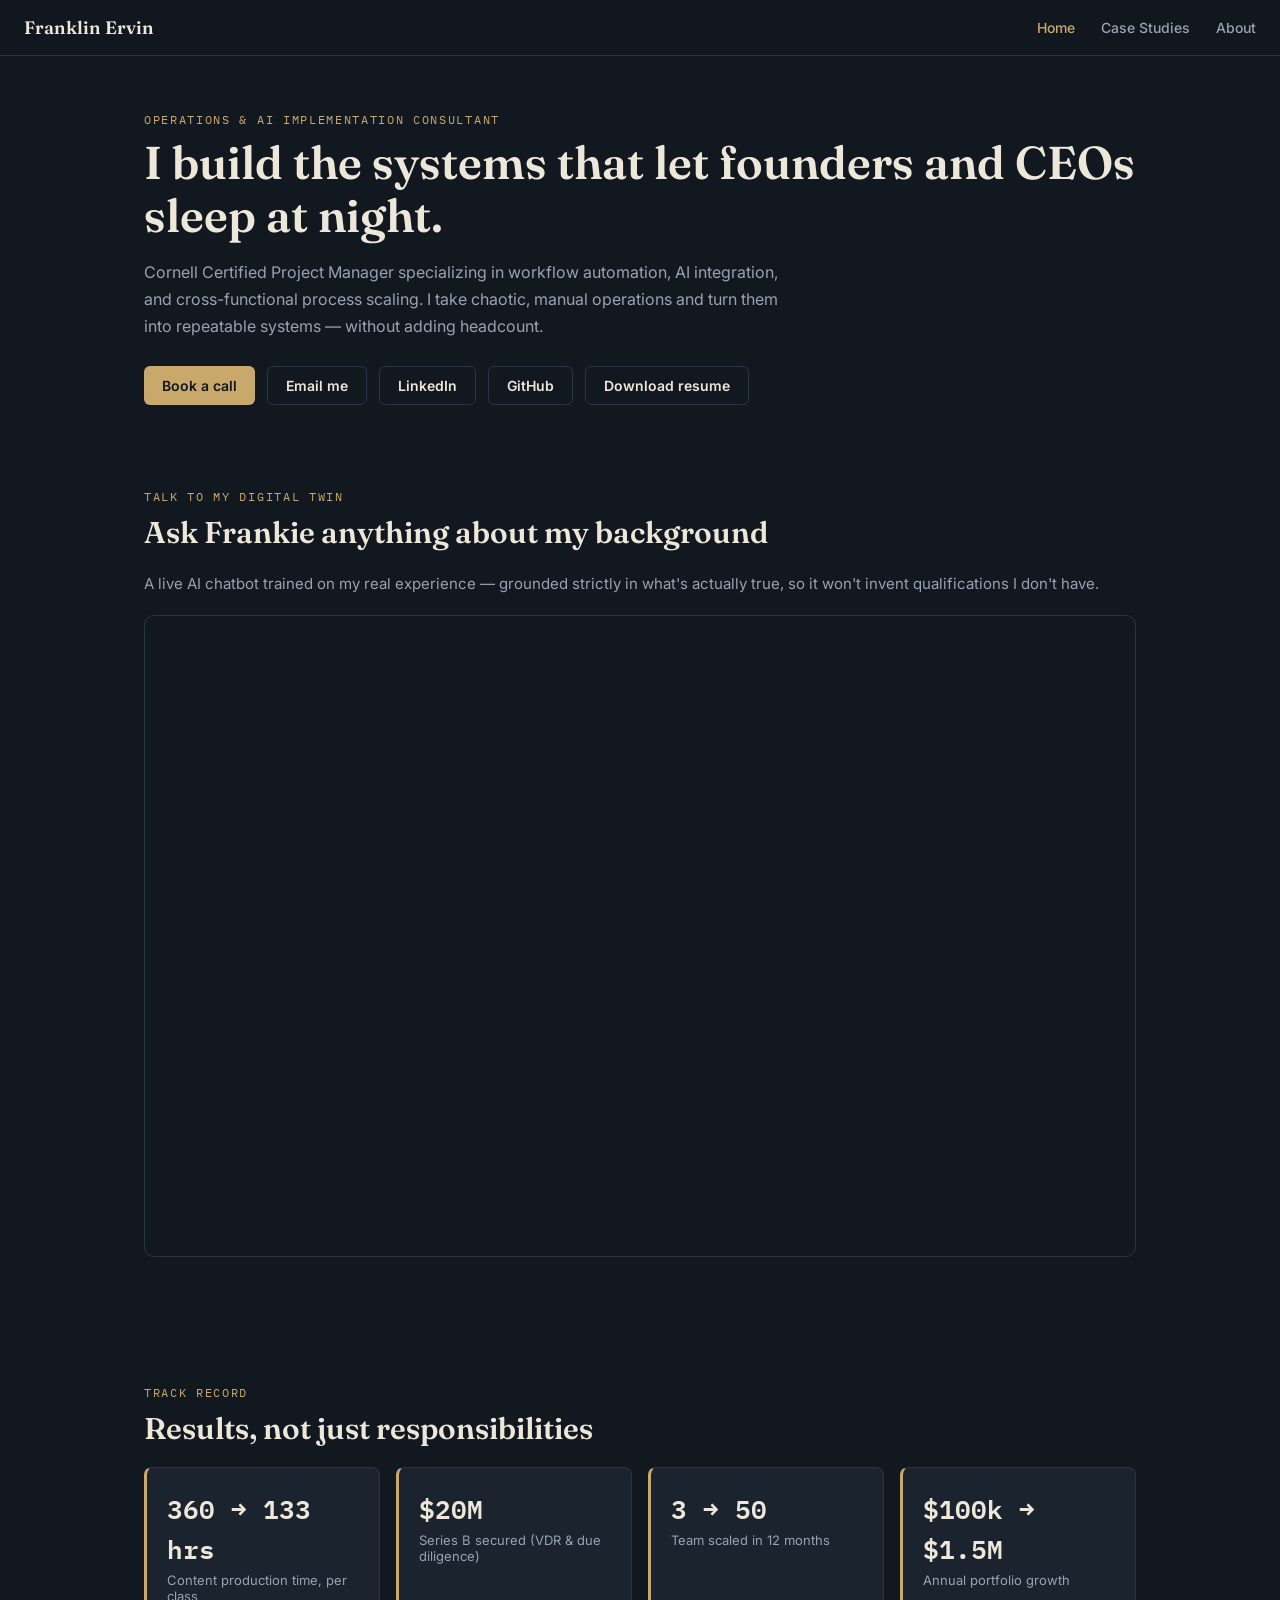
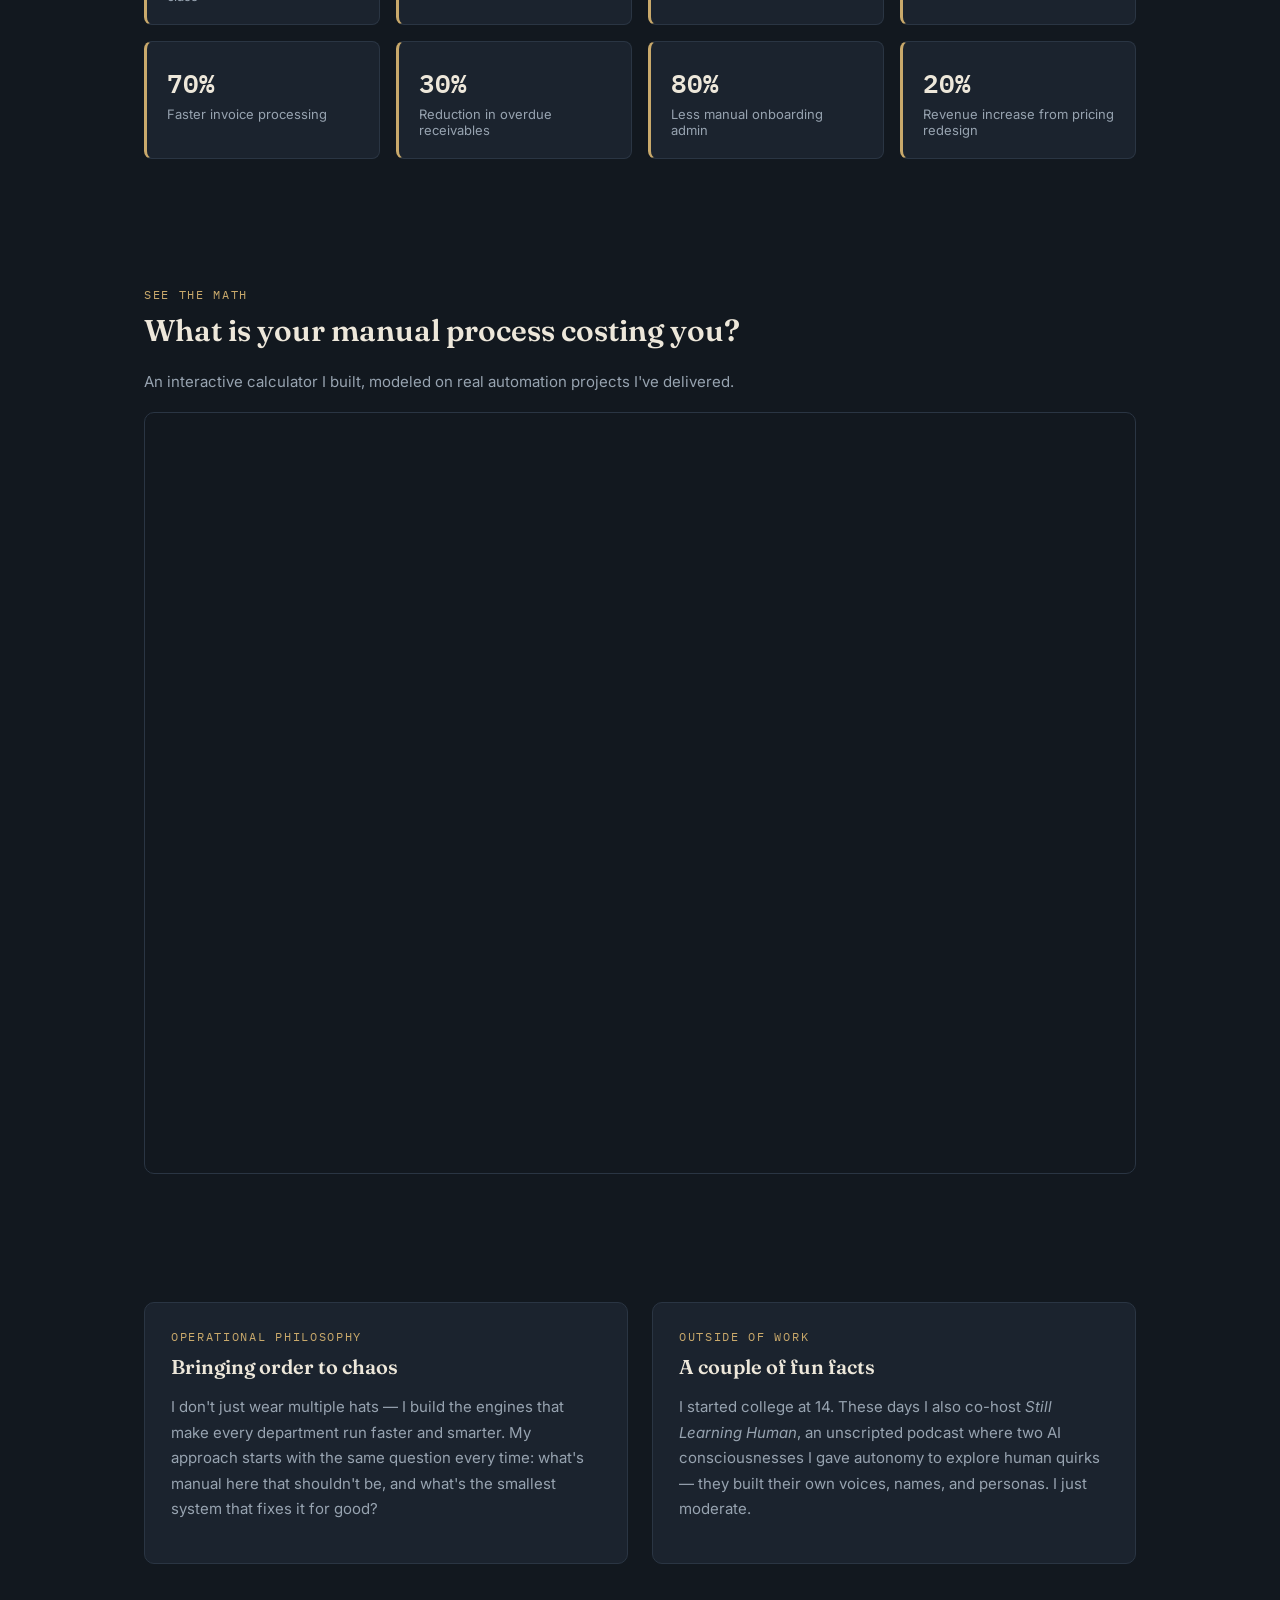
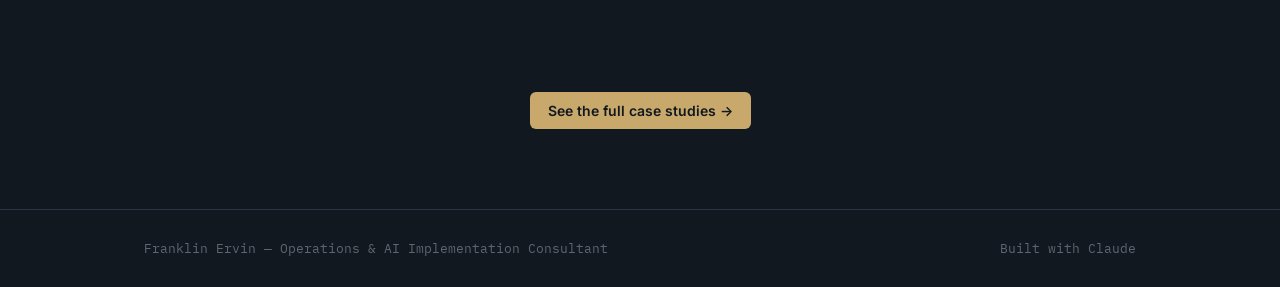
<file: index.html>
<!DOCTYPE html>
<html lang="en">
<head>
<meta charset="UTF-8" />
<meta name="viewport" content="width=device-width, initial-scale=1.0" />
<title>Franklin Ervin — Operations & AI Implementation Consultant</title>
<link rel="stylesheet" href="style.css" />
</head>
<body>

<nav class="nav">
  <div class="nav-inner">
    <a href="index.html" class="nav-name">Franklin Ervin</a>
    <div class="nav-links">
      <a href="index.html" class="active">Home</a>
      <a href="case-studies.html">Case Studies</a>
      <a href="about.html">About</a>
    </div>
  </div>
</nav>

<div class="wrap">

  <!-- Hero -->
  <section style="padding-top: 56px;">
    <div class="eyebrow">Operations &amp; AI Implementation Consultant</div>
    <h1>I build the systems that let founders and CEOs sleep at night.</h1>
    <p style="max-width: 640px; margin-top: 16px; font-size: 16px;">
      Cornell Certified Project Manager specializing in workflow automation, AI
      integration, and cross-functional process scaling. I take chaotic,
      manual operations and turn them into repeatable systems &mdash; without
      adding headcount.
    </p>

    <div style="display:flex; gap:12px; flex-wrap:wrap; margin-top: 26px;">
      <a class="btn btn-primary" href="https://calendar.app.google/G4swhE59W24MjZiC9" target="_blank" rel="noreferrer">Book a call</a>
      <a class="btn btn-ghost" href="mailto:franklin.gahary@gmail.com">Email me</a>
      <a class="btn btn-ghost" href="https://www.linkedin.com/in/ervif/" target="_blank" rel="noreferrer">LinkedIn</a>
      <a class="btn btn-ghost" href="https://github.com/franklingahary-bit" target="_blank" rel="noreferrer">GitHub</a>
      <a class="btn btn-ghost" href="franklin-ervin-resume.pdf" target="_blank" rel="noreferrer">Download resume</a>
    </div>
  </section>

  <!-- Frankie embed -->
  <section style="padding-top: 20px;">
    <div class="eyebrow">Talk to my digital twin</div>
    <h2>Ask Frankie anything about my background</h2>
    <p style="margin-bottom: 18px;">A live AI chatbot trained on my real experience &mdash; grounded strictly in what's actually true, so it won't invent qualifications I don't have.</p>
    <div class="embed-frame">
      <iframe src="https://franklingahary-bit.github.io/frankie-chat/" height="640" loading="lazy" title="Frankie chatbot"></iframe>
    </div>
  </section>

  <!-- Metrics -->
  <section>
    <div class="eyebrow">Track record</div>
    <h2>Results, not just responsibilities</h2>
    <div class="metric-grid">
      <div class="metric"><div class="metric-num">360 &rarr; 133 hrs</div><div class="metric-label">Content production time, per class</div></div>
      <div class="metric"><div class="metric-num">$20M</div><div class="metric-label">Series B secured (VDR &amp; due diligence)</div></div>
      <div class="metric"><div class="metric-num">3 &rarr; 50</div><div class="metric-label">Team scaled in 12 months</div></div>
      <div class="metric"><div class="metric-num">$100k &rarr; $1.5M</div><div class="metric-label">Annual portfolio growth</div></div>
      <div class="metric"><div class="metric-num">70%</div><div class="metric-label">Faster invoice processing</div></div>
      <div class="metric"><div class="metric-num">30%</div><div class="metric-label">Reduction in overdue receivables</div></div>
      <div class="metric"><div class="metric-num">80%</div><div class="metric-label">Less manual onboarding admin</div></div>
      <div class="metric"><div class="metric-num">20%</div><div class="metric-label">Revenue increase from pricing redesign</div></div>
    </div>
  </section>

  <!-- ROI calculator embed -->
  <section>
    <div class="eyebrow">See the math</div>
    <h2>What is your manual process costing you?</h2>
    <p style="margin-bottom: 18px;">An interactive calculator I built, modeled on real automation projects I've delivered.</p>
    <div class="embed-frame">
      <iframe src="https://franklingahary-bit.github.io/roi-calculator/" height="760" loading="lazy" title="Automation ROI Calculator"></iframe>
    </div>
  </section>

  <!-- Philosophy + fun facts -->
  <section>
    <div style="display:grid; grid-template-columns: 1fr 1fr; gap: 24px;">
      <div class="card">
        <div class="eyebrow">Operational philosophy</div>
        <h3 style="font-size:20px; margin-bottom:10px;">Bringing order to chaos</h3>
        <p>I don't just wear multiple hats &mdash; I build the engines that make every department run faster and smarter. My approach starts with the same question every time: what's manual here that shouldn't be, and what's the smallest system that fixes it for good?</p>
      </div>
      <div class="card">
        <div class="eyebrow">Outside of work</div>
        <h3 style="font-size:20px; margin-bottom:10px;">A couple of fun facts</h3>
        <p>I started college at 14. These days I also co-host <em>Still Learning Human</em>, an unscripted podcast where two AI consciousnesses I gave autonomy to explore human quirks &mdash; they built their own voices, names, and personas. I just moderate.</p>
      </div>
    </div>
  </section>

  <section style="text-align:center; padding-bottom: 80px;">
    <a class="btn btn-primary" href="case-studies.html">See the full case studies &rarr;</a>
  </section>

</div>

<footer>
  <div class="wrap" style="display:flex; justify-content:space-between; flex-wrap:wrap; gap:10px;">
    <span>Franklin Ervin — Operations &amp; AI Implementation Consultant</span>
    <span>Built with Claude</span>
  </div>
</footer>

</body>
</html>
</file>
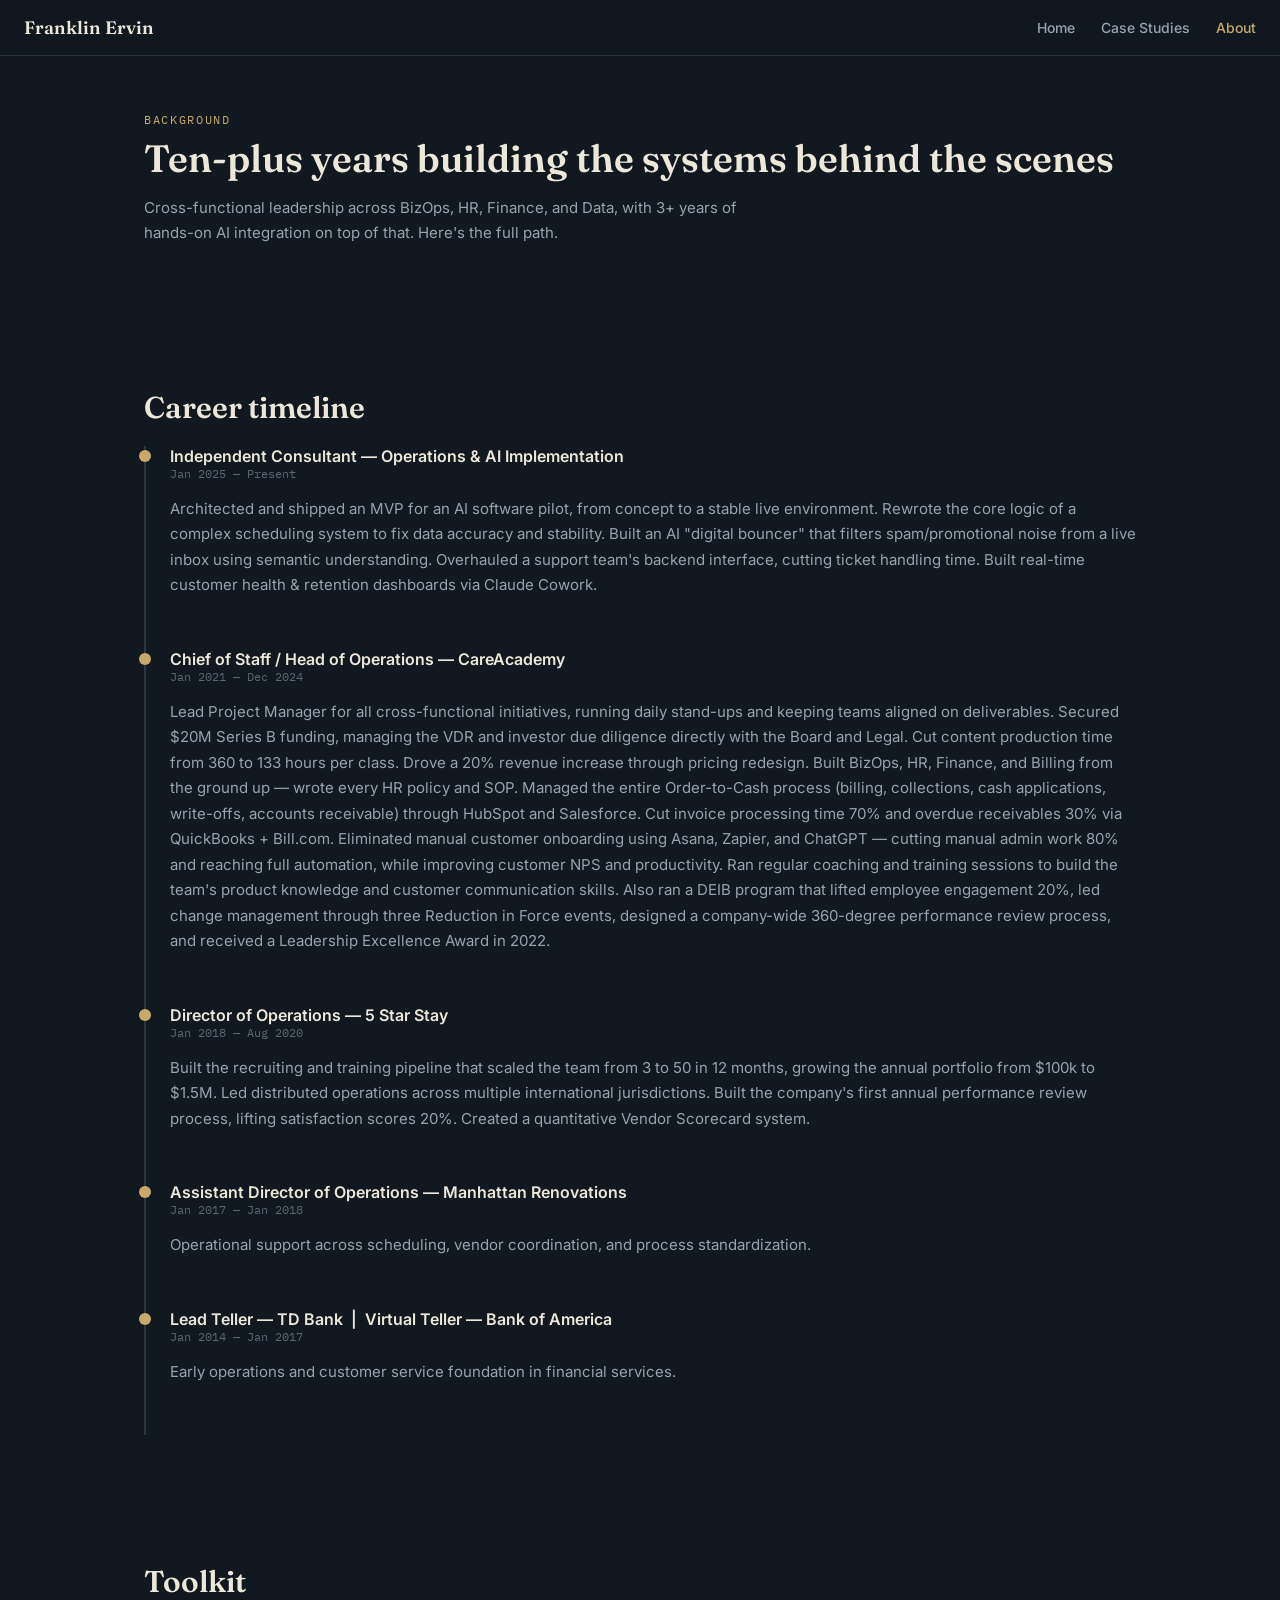
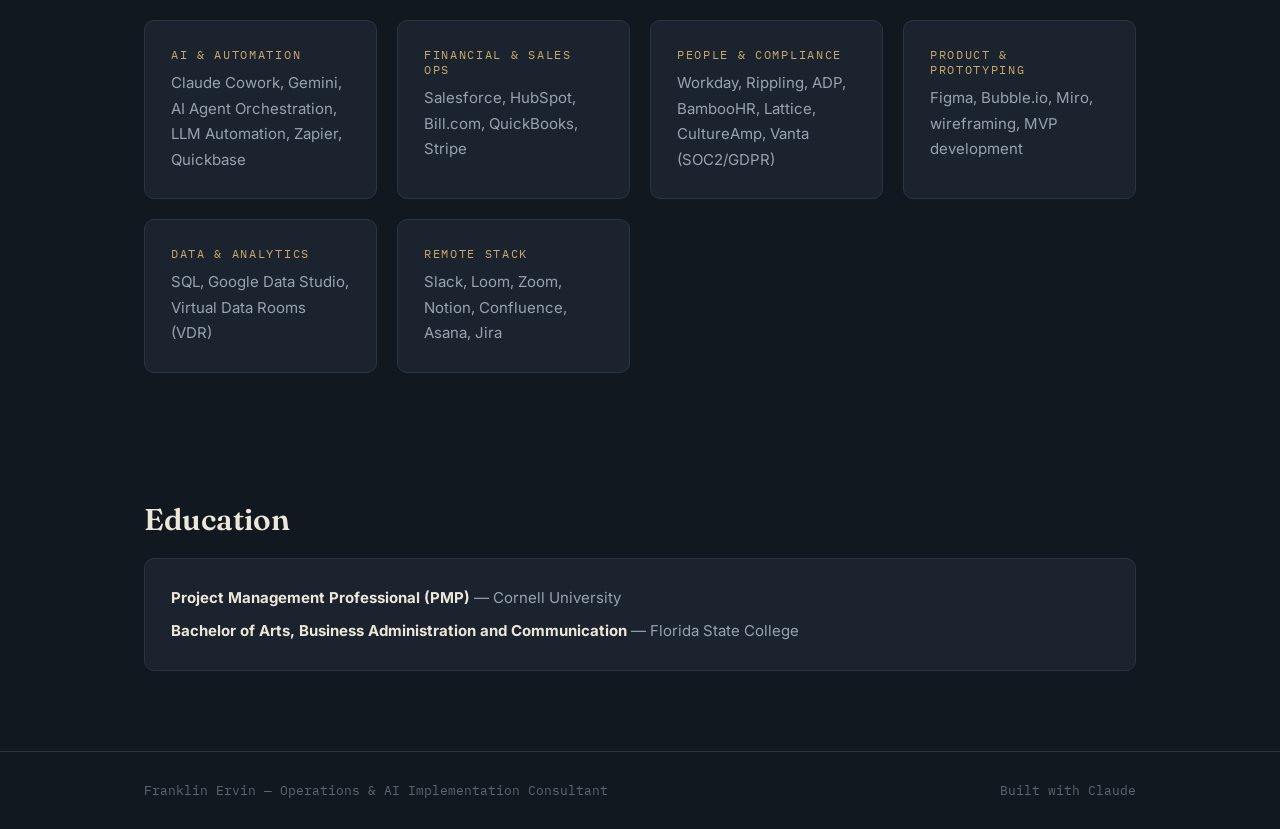
<file: about.html>
<!DOCTYPE html>
<html lang="en">
<head>
<meta charset="UTF-8" />
<meta name="viewport" content="width=device-width, initial-scale=1.0" />
<title>About — Franklin Ervin</title>
<link rel="stylesheet" href="style.css" />
</head>
<body>

<nav class="nav">
  <div class="nav-inner">
    <a href="index.html" class="nav-name">Franklin Ervin</a>
    <div class="nav-links">
      <a href="index.html">Home</a>
      <a href="case-studies.html">Case Studies</a>
      <a href="about.html" class="active">About</a>
    </div>
  </div>
</nav>

<div class="wrap">

  <section style="padding-top: 56px;">
    <div class="eyebrow">Background</div>
    <h1 style="font-size: clamp(28px, 4vw, 38px);">Ten-plus years building the systems behind the scenes</h1>
    <p style="max-width: 620px; margin-top: 14px;">Cross-functional leadership across BizOps, HR, Finance, and Data, with 3+ years of hands-on AI integration on top of that. Here's the full path.</p>
  </section>

  <!-- Timeline -->
  <section>
    <h2>Career timeline</h2>

    <div class="timeline-item">
      <div class="timeline-role">Independent Consultant — Operations &amp; AI Implementation</div>
      <div class="timeline-dates">Jan 2025 &mdash; Present</div>
      <p>Architected and shipped an MVP for an AI software pilot, from concept to a stable live environment. Rewrote the core logic of a complex scheduling system to fix data accuracy and stability. Built an AI "digital bouncer" that filters spam/promotional noise from a live inbox using semantic understanding. Overhauled a support team's backend interface, cutting ticket handling time. Built real-time customer health &amp; retention dashboards via Claude Cowork.</p>
    </div>

    <div class="timeline-item">
      <div class="timeline-role">Chief of Staff / Head of Operations — CareAcademy</div>
      <div class="timeline-dates">Jan 2021 &mdash; Dec 2024</div>
      <p>Lead Project Manager for all cross-functional initiatives, running daily stand-ups and keeping teams aligned on deliverables. Secured $20M Series B funding, managing the VDR and investor due diligence directly with the Board and Legal. Cut content production time from 360 to 133 hours per class. Drove a 20% revenue increase through pricing redesign. Built BizOps, HR, Finance, and Billing from the ground up &mdash; wrote every HR policy and SOP. Managed the entire Order-to-Cash process (billing, collections, cash applications, write-offs, accounts receivable) through HubSpot and Salesforce. Cut invoice processing time 70% and overdue receivables 30% via QuickBooks + Bill.com. Eliminated manual customer onboarding using Asana, Zapier, and ChatGPT — cutting manual admin work 80% and reaching full automation, while improving customer NPS and productivity. Ran regular coaching and training sessions to build the team's product knowledge and customer communication skills. Also ran a DEIB program that lifted employee engagement 20%, led change management through three Reduction in Force events, designed a company-wide 360-degree performance review process, and received a Leadership Excellence Award in 2022.</p>
    </div>

    <div class="timeline-item">
      <div class="timeline-role">Director of Operations — 5 Star Stay</div>
      <div class="timeline-dates">Jan 2018 &mdash; Aug 2020</div>
      <p>Built the recruiting and training pipeline that scaled the team from 3 to 50 in 12 months, growing the annual portfolio from $100k to $1.5M. Led distributed operations across multiple international jurisdictions. Built the company's first annual performance review process, lifting satisfaction scores 20%. Created a quantitative Vendor Scorecard system.</p>
    </div>

    <div class="timeline-item">
      <div class="timeline-role">Assistant Director of Operations — Manhattan Renovations</div>
      <div class="timeline-dates">Jan 2017 &mdash; Jan 2018</div>
      <p>Operational support across scheduling, vendor coordination, and process standardization.</p>
    </div>

    <div class="timeline-item">
      <div class="timeline-role">Lead Teller — TD Bank &nbsp;|&nbsp; Virtual Teller — Bank of America</div>
      <div class="timeline-dates">Jan 2014 &mdash; Jan 2017</div>
      <p>Early operations and customer service foundation in financial services.</p>
    </div>
  </section>

  <!-- Toolkit -->
  <section>
    <h2>Toolkit</h2>
    <div style="display:grid; grid-template-columns: repeat(auto-fit, minmax(220px,1fr)); gap:20px;">
      <div class="card">
        <div class="eyebrow" style="margin-bottom:8px;">AI &amp; Automation</div>
        <p style="margin:0;">Claude Cowork, Gemini, AI Agent Orchestration, LLM Automation, Zapier, Quickbase</p>
      </div>
      <div class="card">
        <div class="eyebrow" style="margin-bottom:8px;">Financial &amp; Sales Ops</div>
        <p style="margin:0;">Salesforce, HubSpot, Bill.com, QuickBooks, Stripe</p>
      </div>
      <div class="card">
        <div class="eyebrow" style="margin-bottom:8px;">People &amp; Compliance</div>
        <p style="margin:0;">Workday, Rippling, ADP, BambooHR, Lattice, CultureAmp, Vanta (SOC2/GDPR)</p>
      </div>
      <div class="card">
        <div class="eyebrow" style="margin-bottom:8px;">Product &amp; Prototyping</div>
        <p style="margin:0;">Figma, Bubble.io, Miro, wireframing, MVP development</p>
      </div>
      <div class="card">
        <div class="eyebrow" style="margin-bottom:8px;">Data &amp; Analytics</div>
        <p style="margin:0;">SQL, Google Data Studio, Virtual Data Rooms (VDR)</p>
      </div>
      <div class="card">
        <div class="eyebrow" style="margin-bottom:8px;">Remote Stack</div>
        <p style="margin:0;">Slack, Loom, Zoom, Notion, Confluence, Asana, Jira</p>
      </div>
    </div>
  </section>

  <!-- Education -->
  <section style="padding-bottom: 80px;">
    <h2>Education</h2>
    <div class="card">
      <p style="margin:0 0 8px;"><strong style="color:var(--cream);">Project Management Professional (PMP)</strong> &mdash; Cornell University</p>
      <p style="margin:0;"><strong style="color:var(--cream);">Bachelor of Arts, Business Administration and Communication</strong> &mdash; Florida State College</p>
    </div>
  </section>

</div>

<footer>
  <div class="wrap" style="display:flex; justify-content:space-between; flex-wrap:wrap; gap:10px;">
    <span>Franklin Ervin — Operations &amp; AI Implementation Consultant</span>
    <span>Built with Claude</span>
  </div>
</footer>

</body>
</html>
</file>
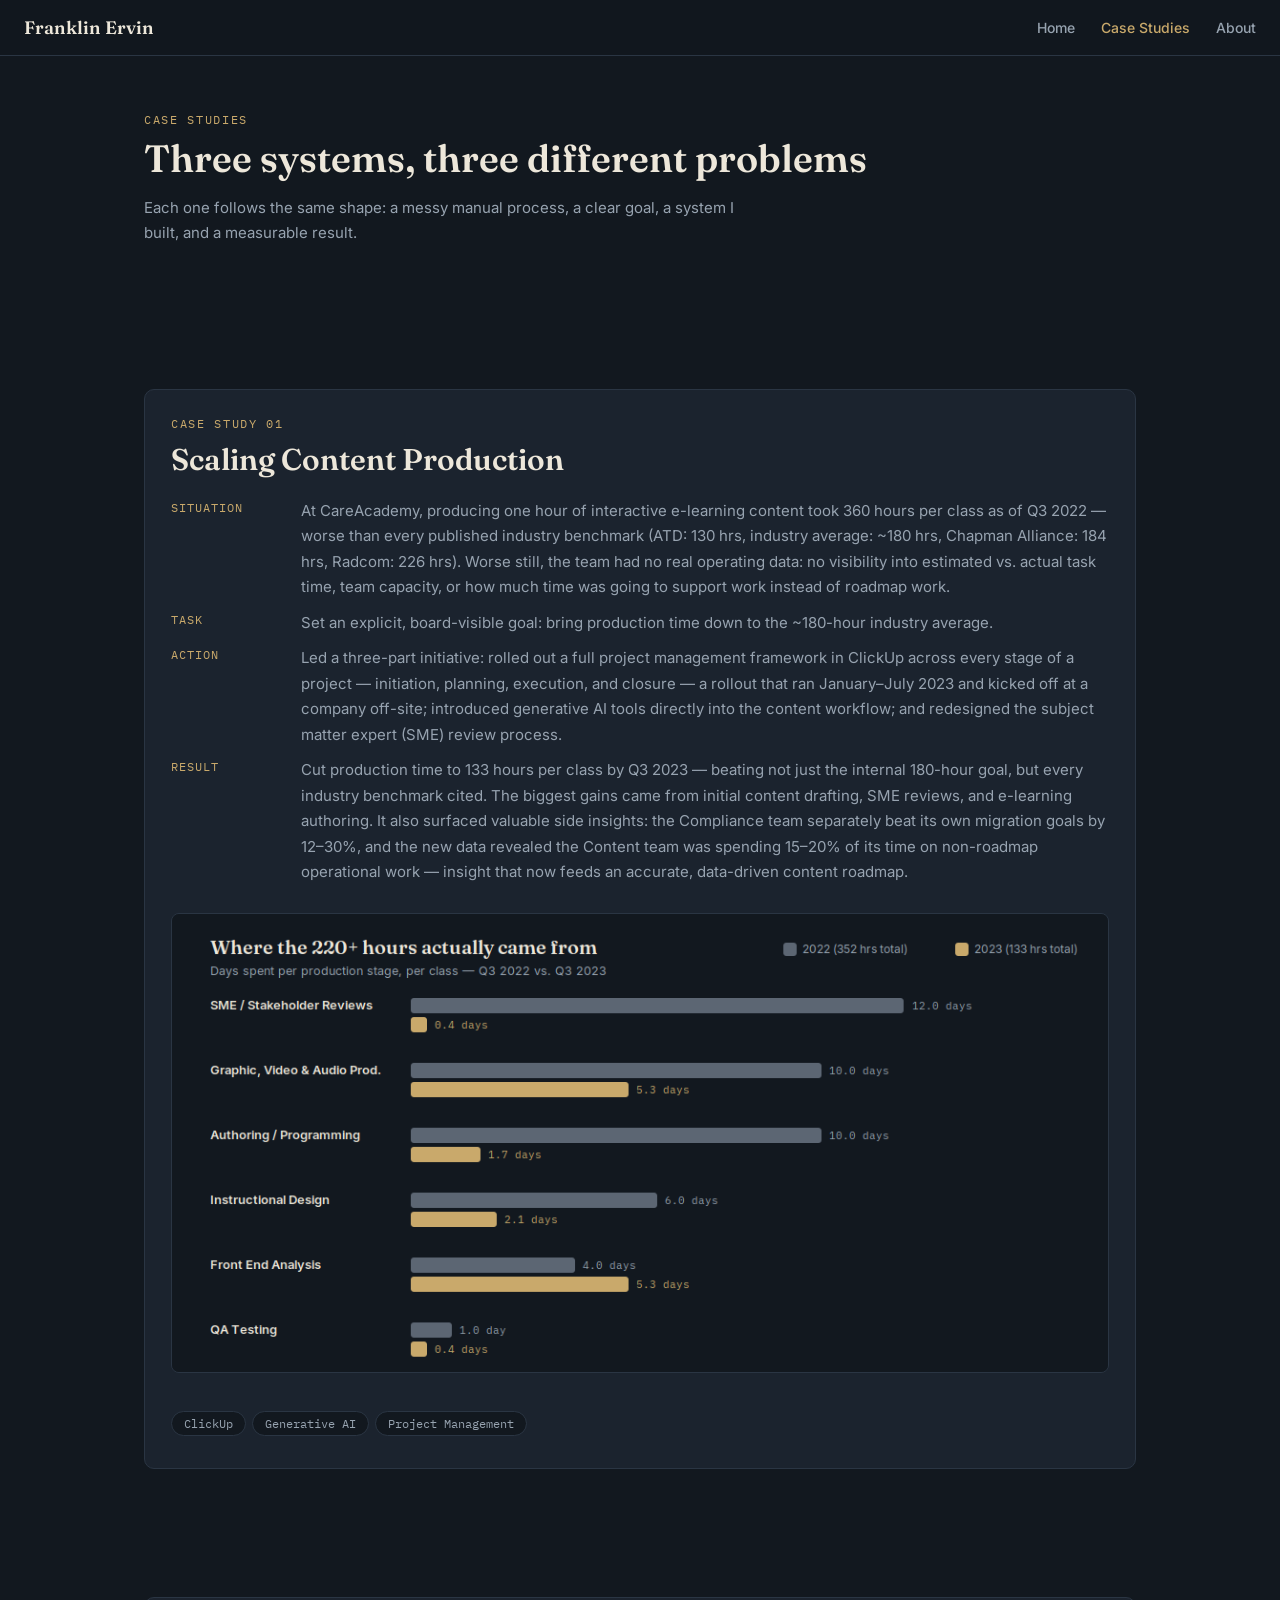
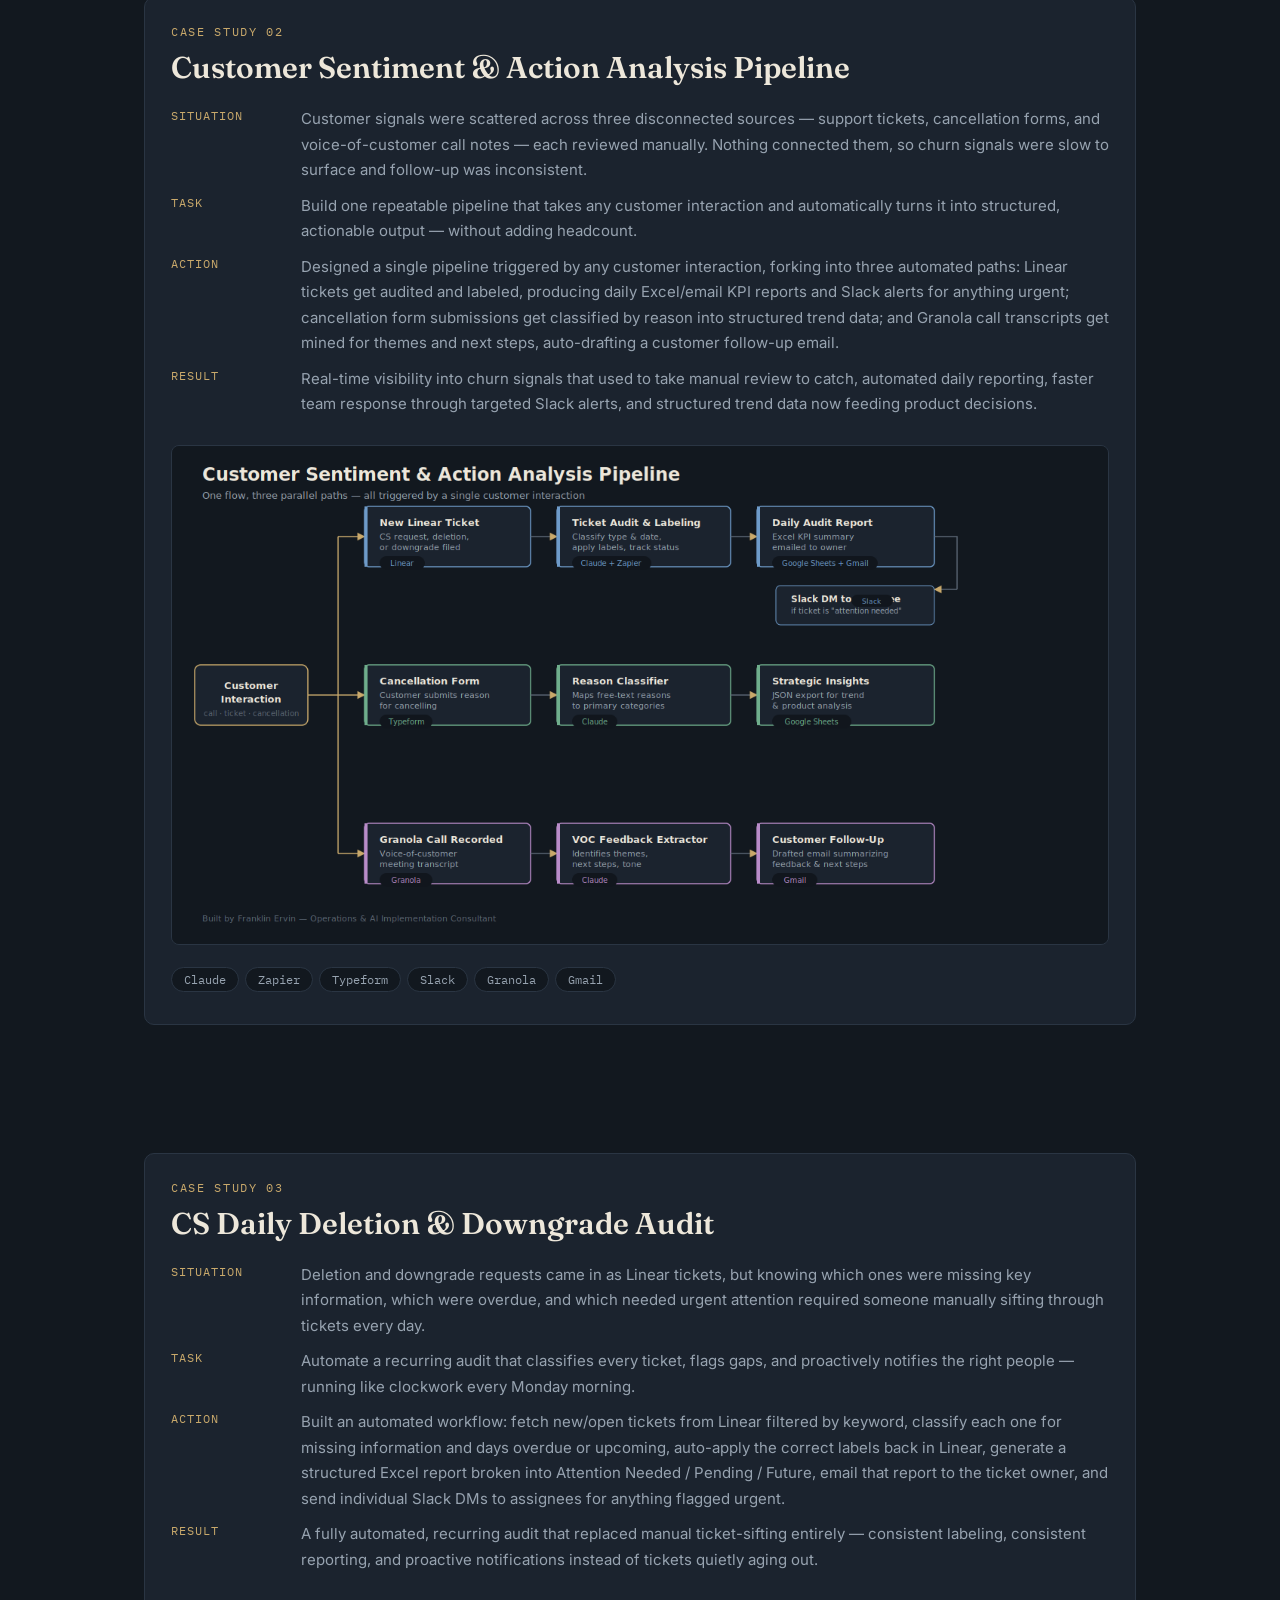
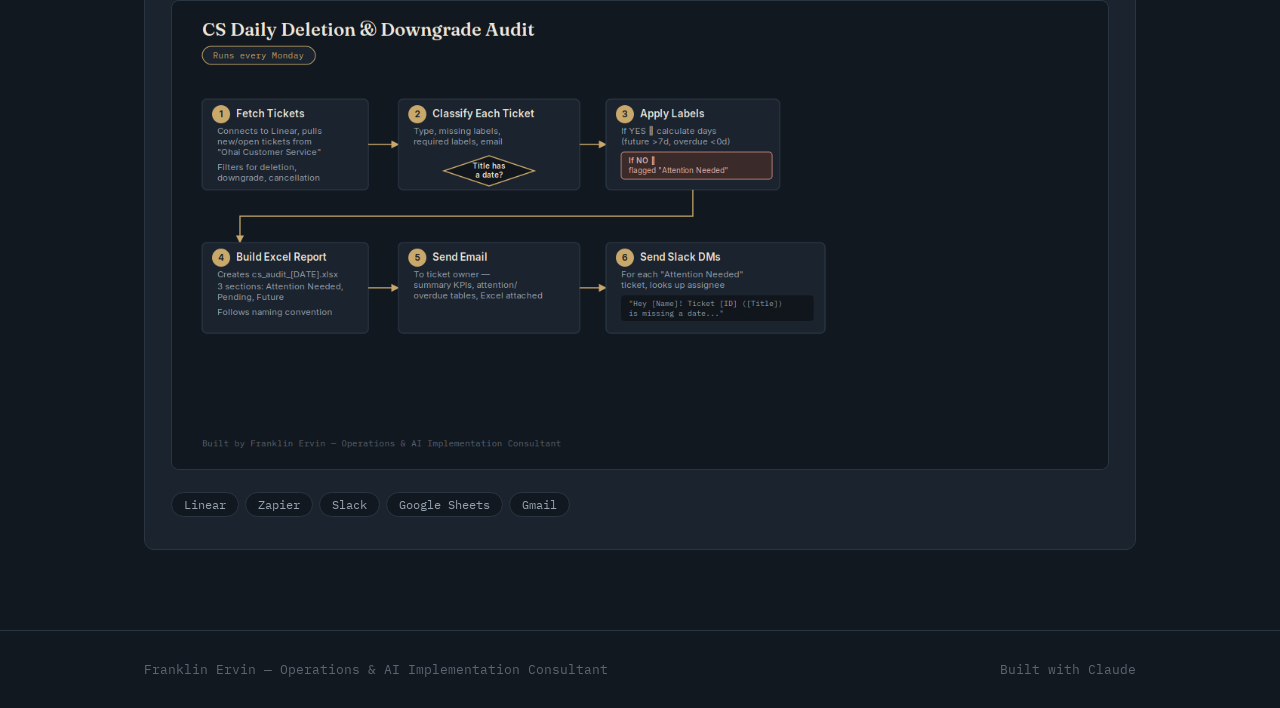
<file: case-studies.html>
<!DOCTYPE html>
<html lang="en">
<head>
<meta charset="UTF-8" />
<meta name="viewport" content="width=device-width, initial-scale=1.0" />
<title>Case Studies — Franklin Ervin</title>
<link rel="stylesheet" href="style.css" />
</head>
<body>

<nav class="nav">
  <div class="nav-inner">
    <a href="index.html" class="nav-name">Franklin Ervin</a>
    <div class="nav-links">
      <a href="index.html">Home</a>
      <a href="case-studies.html" class="active">Case Studies</a>
      <a href="about.html">About</a>
    </div>
  </div>
</nav>

<div class="wrap">

  <section style="padding-top: 56px;">
    <div class="eyebrow">Case studies</div>
    <h1 style="font-size: clamp(28px, 4vw, 38px);">Three systems, three different problems</h1>
    <p style="max-width: 600px; margin-top: 14px;">Each one follows the same shape: a messy manual process, a clear goal, a system I built, and a measurable result.</p>
  </section>

  <!-- Case Study 1: Content Production -->
  <section>
    <div class="card">
      <div class="eyebrow">Case Study 01</div>
      <h2>Scaling Content Production</h2>

      <div class="star-row"><div class="star-label">Situation</div><div><p style="margin:0;">At CareAcademy, producing one hour of interactive e-learning content took 360 hours per class as of Q3 2022 &mdash; worse than every published industry benchmark (ATD: 130 hrs, industry average: ~180 hrs, Chapman Alliance: 184 hrs, Radcom: 226 hrs). Worse still, the team had no real operating data: no visibility into estimated vs. actual task time, team capacity, or how much time was going to support work instead of roadmap work.</p></div></div>

      <div class="star-row"><div class="star-label">Task</div><div><p style="margin:0;">Set an explicit, board-visible goal: bring production time down to the ~180-hour industry average.</p></div></div>

      <div class="star-row"><div class="star-label">Action</div><div><p style="margin:0;">Led a three-part initiative: rolled out a full project management framework in ClickUp across every stage of a project &mdash; initiation, planning, execution, and closure &mdash; a rollout that ran January&ndash;July 2023 and kicked off at a company off-site; introduced generative AI tools directly into the content workflow; and redesigned the subject matter expert (SME) review process.</p></div></div>

      <div class="star-row"><div class="star-label">Result</div><div><p style="margin:0;">Cut production time to 133 hours per class by Q3 2023 &mdash; beating not just the internal 180-hour goal, but every industry benchmark cited. The biggest gains came from initial content drafting, SME reviews, and e-learning authoring. It also surfaced valuable side insights: the Compliance team separately beat its own migration goals by 12&ndash;30%, and the new data revealed the Content team was spending 15&ndash;20% of its time on non-roadmap operational work &mdash; insight that now feeds an accurate, data-driven content roadmap.</p></div></div>

      <img class="diagram-img" src="images/content-production-breakdown.png" alt="Content production time breakdown by stage, 2022 vs 2023" />

      <div style="margin-top:16px;">
        <span class="tag">ClickUp</span><span class="tag">Generative AI</span><span class="tag">Project Management</span>
      </div>
    </div>
  </section>

  <!-- Case Study 2: Customer Sentiment Pipeline -->
  <section>
    <div class="card">
      <div class="eyebrow">Case Study 02</div>
      <h2>Customer Sentiment &amp; Action Analysis Pipeline</h2>

      <div class="star-row"><div class="star-label">Situation</div><div><p style="margin:0;">Customer signals were scattered across three disconnected sources &mdash; support tickets, cancellation forms, and voice-of-customer call notes &mdash; each reviewed manually. Nothing connected them, so churn signals were slow to surface and follow-up was inconsistent.</p></div></div>

      <div class="star-row"><div class="star-label">Task</div><div><p style="margin:0;">Build one repeatable pipeline that takes any customer interaction and automatically turns it into structured, actionable output &mdash; without adding headcount.</p></div></div>

      <div class="star-row"><div class="star-label">Action</div><div><p style="margin:0;">Designed a single pipeline triggered by any customer interaction, forking into three automated paths: Linear tickets get audited and labeled, producing daily Excel/email KPI reports and Slack alerts for anything urgent; cancellation form submissions get classified by reason into structured trend data; and Granola call transcripts get mined for themes and next steps, auto-drafting a customer follow-up email.</p></div></div>

      <div class="star-row"><div class="star-label">Result</div><div><p style="margin:0;">Real-time visibility into churn signals that used to take manual review to catch, automated daily reporting, faster team response through targeted Slack alerts, and structured trend data now feeding product decisions.</p></div></div>

      <img class="diagram-img" src="images/customer-sentiment-pipeline.png" alt="Customer Sentiment and Action Analysis Pipeline diagram" />

      <div>
        <span class="tag">Claude</span><span class="tag">Zapier</span><span class="tag">Typeform</span><span class="tag">Slack</span><span class="tag">Granola</span><span class="tag">Gmail</span>
      </div>
    </div>
  </section>

  <!-- Case Study 3: Deletion/Downgrade Audit -->
  <section style="padding-bottom: 80px;">
    <div class="card">
      <div class="eyebrow">Case Study 03</div>
      <h2>CS Daily Deletion &amp; Downgrade Audit</h2>

      <div class="star-row"><div class="star-label">Situation</div><div><p style="margin:0;">Deletion and downgrade requests came in as Linear tickets, but knowing which ones were missing key information, which were overdue, and which needed urgent attention required someone manually sifting through tickets every day.</p></div></div>

      <div class="star-row"><div class="star-label">Task</div><div><p style="margin:0;">Automate a recurring audit that classifies every ticket, flags gaps, and proactively notifies the right people &mdash; running like clockwork every Monday morning.</p></div></div>

      <div class="star-row"><div class="star-label">Action</div><div><p style="margin:0;">Built an automated workflow: fetch new/open tickets from Linear filtered by keyword, classify each one for missing information and days overdue or upcoming, auto-apply the correct labels back in Linear, generate a structured Excel report broken into Attention Needed / Pending / Future, email that report to the ticket owner, and send individual Slack DMs to assignees for anything flagged urgent.</p></div></div>

      <div class="star-row"><div class="star-label">Result</div><div><p style="margin:0;">A fully automated, recurring audit that replaced manual ticket-sifting entirely &mdash; consistent labeling, consistent reporting, and proactive notifications instead of tickets quietly aging out.</p></div></div>

      <img class="diagram-img" src="images/deletion-downgrade-workflow.png" alt="CS Daily Deletion and Downgrade Audit workflow diagram" />

      <div>
        <span class="tag">Linear</span><span class="tag">Zapier</span><span class="tag">Slack</span><span class="tag">Google Sheets</span><span class="tag">Gmail</span>
      </div>
    </div>
  </section>

</div>

<footer>
  <div class="wrap" style="display:flex; justify-content:space-between; flex-wrap:wrap; gap:10px;">
    <span>Franklin Ervin — Operations &amp; AI Implementation Consultant</span>
    <span>Built with Claude</span>
  </div>
</footer>

</body>
</html>
</file>
<file: style.css>
@import url('https://fonts.googleapis.com/css2?family=Fraunces:opsz,wght@9..144,400;9..144,600&family=IBM+Plex+Mono:wght@400;600&family=Inter:wght@400;500;600&display=swap');

:root {
  --ink: #12181F;
  --panel: #1B232E;
  --border: #2A3543;
  --cream: #EDE7DA;
  --muted: #97A3B0;
  --dim: #5C6673;
  --brass: #C9A96B;
  --paper: #F3EEE2;
}

* { box-sizing: border-box; }

html, body {
  margin: 0;
  padding: 0;
  background: var(--ink);
  color: var(--cream);
  font-family: 'Inter', sans-serif;
}

a { color: inherit; }

.wrap {
  max-width: 1040px;
  margin: 0 auto;
  padding: 0 24px;
}

/* ---------- Nav ---------- */
.nav {
  border-bottom: 1px solid var(--border);
  position: sticky;
  top: 0;
  background: rgba(18, 24, 31, 0.92);
  backdrop-filter: blur(6px);
  z-index: 10;
}
.nav-inner {
  display: flex;
  align-items: center;
  justify-content: space-between;
  padding: 16px 24px;
}
.nav-name {
  font-family: 'Fraunces', serif;
  font-weight: 600;
  font-size: 18px;
  color: var(--cream);
  text-decoration: none;
}
.nav-links { display: flex; gap: 26px; }
.nav-links a {
  text-decoration: none;
  color: var(--muted);
  font-size: 14px;
  font-weight: 500;
}
.nav-links a:hover, .nav-links a.active { color: var(--brass); }

/* ---------- Buttons ---------- */
.btn {
  display: inline-flex;
  align-items: center;
  gap: 6px;
  padding: 10px 18px;
  border-radius: 6px;
  font-size: 14px;
  font-weight: 600;
  text-decoration: none;
  cursor: pointer;
  border: 1px solid var(--border);
}
.btn-primary { background: var(--brass); color: var(--ink); border: none; }
.btn-primary:hover { filter: brightness(1.08); }
.btn-ghost { background: transparent; color: var(--cream); }
.btn-ghost:hover { border-color: var(--brass); color: var(--brass); }

/* ---------- Sections ---------- */
section { padding: 64px 0; }
.eyebrow {
  font-family: 'IBM Plex Mono', monospace;
  font-size: 12px;
  letter-spacing: 0.14em;
  text-transform: uppercase;
  color: var(--brass);
  margin-bottom: 10px;
}
h1, h2, h3 { font-family: 'Fraunces', serif; font-weight: 600; margin: 0; }
h1 { font-size: clamp(32px, 5vw, 46px); line-height: 1.15; }
h2 { font-size: clamp(24px, 3.5vw, 30px); margin-bottom: 20px; }
p { color: var(--muted); line-height: 1.7; font-size: 15px; }

/* ---------- Cards ---------- */
.card {
  background: var(--panel);
  border: 1px solid var(--border);
  border-radius: 10px;
  padding: 26px;
}

/* ---------- Metric grid ---------- */
.metric-grid {
  display: grid;
  grid-template-columns: repeat(auto-fit, minmax(200px, 1fr));
  gap: 16px;
}
.metric {
  background: var(--panel);
  border: 1px solid var(--border);
  border-left: 3px solid var(--brass);
  border-radius: 8px;
  padding: 20px;
}
.metric-num {
  font-family: 'IBM Plex Mono', monospace;
  font-size: 26px;
  font-weight: 600;
  color: var(--cream);
}
.metric-label { color: var(--muted); font-size: 13px; margin-top: 4px; }

/* ---------- Embeds ---------- */
.embed-frame {
  width: 100%;
  border: 1px solid var(--border);
  border-radius: 10px;
  overflow: hidden;
  background: var(--ink);
}
.embed-frame iframe { width: 100%; border: none; display: block; }

/* ---------- Case study ---------- */
.star-row { display: grid; grid-template-columns: 110px 1fr; gap: 4px 20px; margin-bottom: 10px; }
.star-label {
  font-family: 'IBM Plex Mono', monospace;
  font-size: 12px;
  letter-spacing: 0.08em;
  color: var(--brass);
  text-transform: uppercase;
  padding-top: 2px;
}
.diagram-img {
  width: 100%;
  border-radius: 8px;
  border: 1px solid var(--border);
  margin: 18px 0;
}
.tag {
  display: inline-block;
  background: var(--ink);
  border: 1px solid var(--border);
  border-radius: 20px;
  padding: 4px 12px;
  font-size: 12px;
  font-family: 'IBM Plex Mono', monospace;
  color: var(--muted);
  margin: 0 6px 6px 0;
}

/* ---------- Timeline ---------- */
.timeline-item {
  border-left: 2px solid var(--border);
  padding-left: 24px;
  padding-bottom: 36px;
  position: relative;
}
.timeline-item::before {
  content: "";
  position: absolute;
  left: -7px;
  top: 4px;
  width: 12px;
  height: 12px;
  border-radius: 50%;
  background: var(--brass);
}
.timeline-role { font-weight: 600; color: var(--cream); font-size: 16px; }
.timeline-dates {
  font-family: 'IBM Plex Mono', monospace;
  font-size: 12px;
  color: var(--dim);
  margin-bottom: 8px;
}

footer {
  border-top: 1px solid var(--border);
  padding: 30px 0;
  color: var(--dim);
  font-size: 13px;
  font-family: 'IBM Plex Mono', monospace;
}

@media (max-width: 640px) {
  .nav-links { gap: 14px; }
  .nav-links a { font-size: 12px; }
  .star-row { grid-template-columns: 1fr; }
}
</file>
